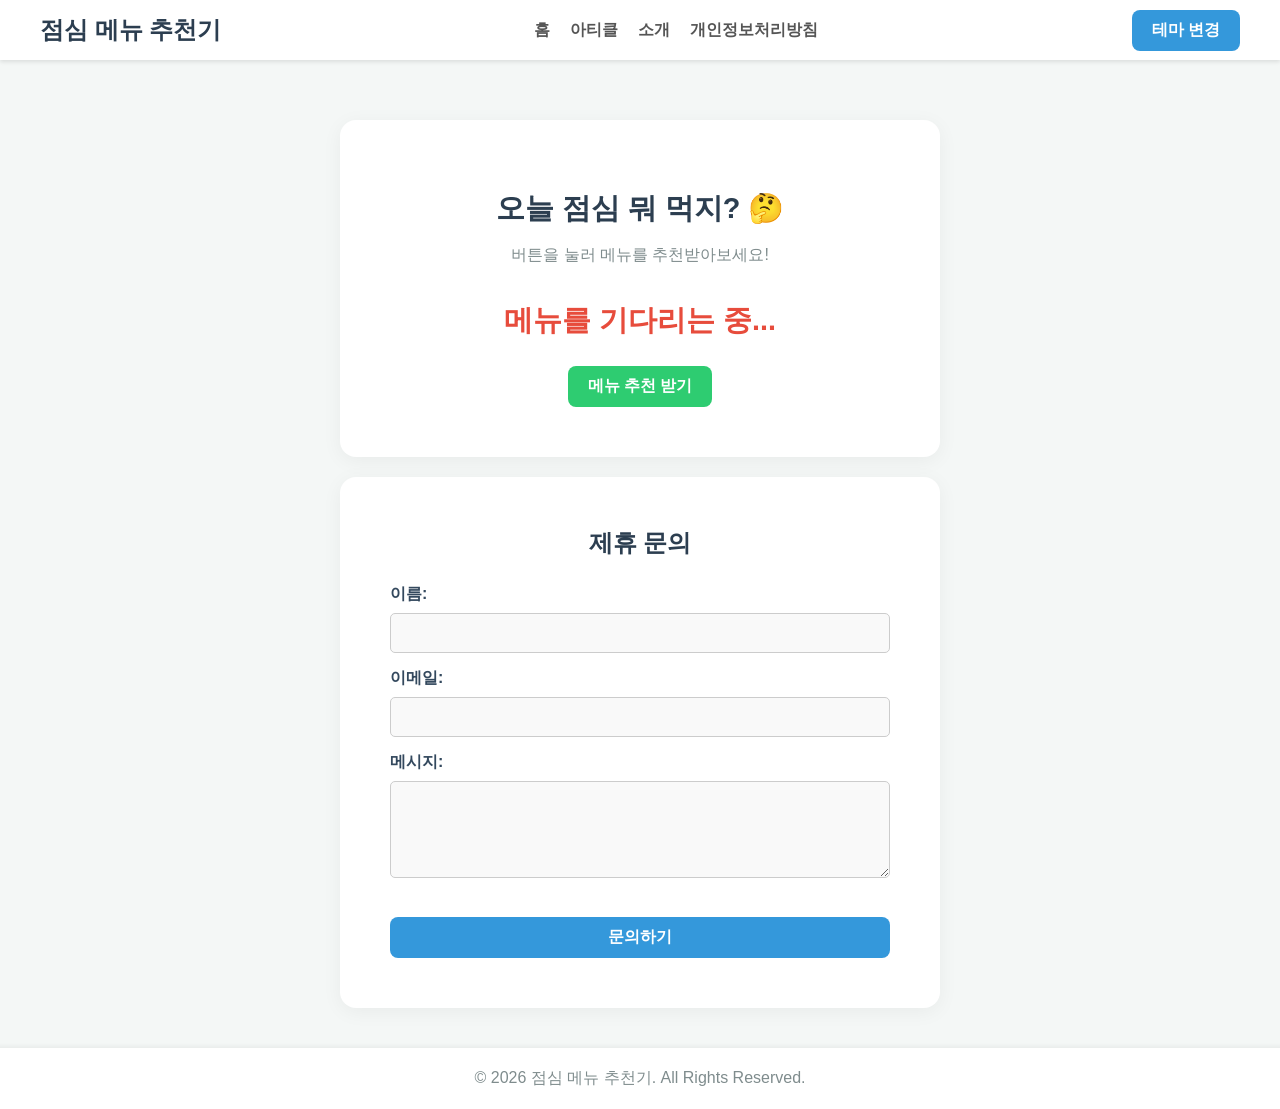
<file: index.html>
<!DOCTYPE html>
<html lang="ko">
<head>
    <meta name="google-adsense-account" content="ca-pub-1968623677253421">
    <script async src="https://pagead2.googlesyndication.com/pagead/js/adsbygoogle.js?client=ca-pub-1968623677253421"
     crossorigin="anonymous"></script>
    <meta charset="UTF-8">
    <meta name="viewport" content="width=device-width, initial-scale=1.0">
    <meta name="description" content="오늘 점심 뭐 먹을지 고민이신가요? 버튼 하나로 간편하게 점심 메뉴를 추천받으세요! 인공지능이 추천하는 다양한 메뉴로 더 이상 고민하지 마세요.">
    <meta name="keywords" content="점심, 점심메뉴, 점심추천, 메뉴추천, 뭐먹지, 점심 뭐 먹지, 인공지능 추천">
    <link rel="canonical" href="https://codingchan25.github.io/product-builder-lecture/index.html">
    
    <!-- Open Graph / Facebook -->
    <meta property="og:type" content="website">
    <meta property="og:url" content="https://codingchan25.github.io/product-builder-lecture/index.html">
    <meta property="og:title" content="점심 메뉴 추천기">
    <meta property="og:description" content="버튼 하나로 간편하게 점심 메뉴를 추천받으세요! 인공지능이 추천하는 다양한 메뉴.">
    <meta property="og:image" content="https://via.placeholder.com/1200x630.png?text=점심+메뉴+추천기">

    <!-- Twitter -->
    <meta property="twitter:card" content="summary_large_image">
    <meta property="twitter:url" content="https://codingchan25.github.io/product-builder-lecture/index.html">
    <meta property="twitter:title" content="점심 메뉴 추천기">
    <meta property="twitter:description" content="버튼 하나로 간편하게 점심 메뉴를 추천받으세요! 인공지능이 추천하는 다양한 메뉴.">
    <meta property="twitter:image" content="https://via.placeholder.com/1200x630.png?text=점심+메뉴+추천기">
    
    <title>점심 메뉴 추천기</title>
    <link rel="stylesheet" href="style.css">
    <script type="text/javascript">
        (function(c,l,a,r,i,t,y){
            c[a]=c[a]||function(){(c[a].q=c[a].q||[]).push(arguments)};
            t=l.createElement(r);t.async=1;t.src="https://www.clarity.ms/tag/"+i;
            y=l.getElementsByTagName(r)[0];y.parentNode.insertBefore(t,y);
        })(window, document, "clarity", "script", "vluddpmmk7");
    </script>
    <!-- Google tag (gtag.js) -->
    <script async src="https://www.googletagmanager.com/gtag/js?id=G-F4E9C890Z9"></script>
    <script>
      window.dataLayer = window.dataLayer || [];
      function gtag(){dataLayer.push(arguments);}
      gtag('js', new Date());

      gtag('config', 'G-F4E9C890Z9');
    </script>
</head>
<body>
    <header>
        <nav class="navigation-bar">
            <a href="index.html" class="nav-logo">점심 메뉴 추천기</a>
            <ul class="nav-links">
                <li><a href="index.html">홈</a></li>
                <li><a href="articles.html">아티클</a></li>
                <li><a href="about.html">소개</a></li>
                <li><a href="privacy.html">개인정보처리방침</a></li>
            </ul>
            <button id="theme-toggle">테마 변경</button>
        </nav>
    </header>

    <main>
        <div class="ads-container">
            <ins class="adsbygoogle"
                 style="display:block"
                 data-ad-client="ca-pub-1968623677253421"
                 data-ad-slot="6979583415"
                 data-ad-format="auto"
                 data-full-width-responsive="true"></ins>
            <script>
                 (adsbygoogle = window.adsbygoogle || []).push({});
            </script>
        </div>
        
        <div class="container">
            <h1>오늘 점심 뭐 먹지? 🤔</h1>
            <p>버튼을 눌러 메뉴를 추천받아보세요!</p>
            
            <div id="result">메뉴를 기다리는 중...</div>
            
            <button onclick="recommendMenu()">메뉴 추천 받기</button>
        </div>

        <div class="container contact-form-container">
            <h2>제휴 문의</h2>
            <form action="https://formspree.io/f/mlgwwpdq" method="POST">
                <div class="form-group">
                    <label for="name">이름:</label>
                    <input type="text" id="name" name="name" required>
                </div>
                <div class="form-group">
                    <label for="email">이메일:</label>
                    <input type="email" id="email" name="_replyto" required>
                </div>
                <div class="form-group">
                    <label for="message">메시지:</label>
                    <textarea id="message" name="message" rows="5" required></textarea>
                </div>
                <button type="submit">문의하기</button>
            </form>
        </div>
    </main>

    <footer>
        <p>&copy; 2026 점심 메뉴 추천기. All Rights Reserved.</p>
    </footer>

    <script src="main.js"></script>
</body>
</html>
</file>
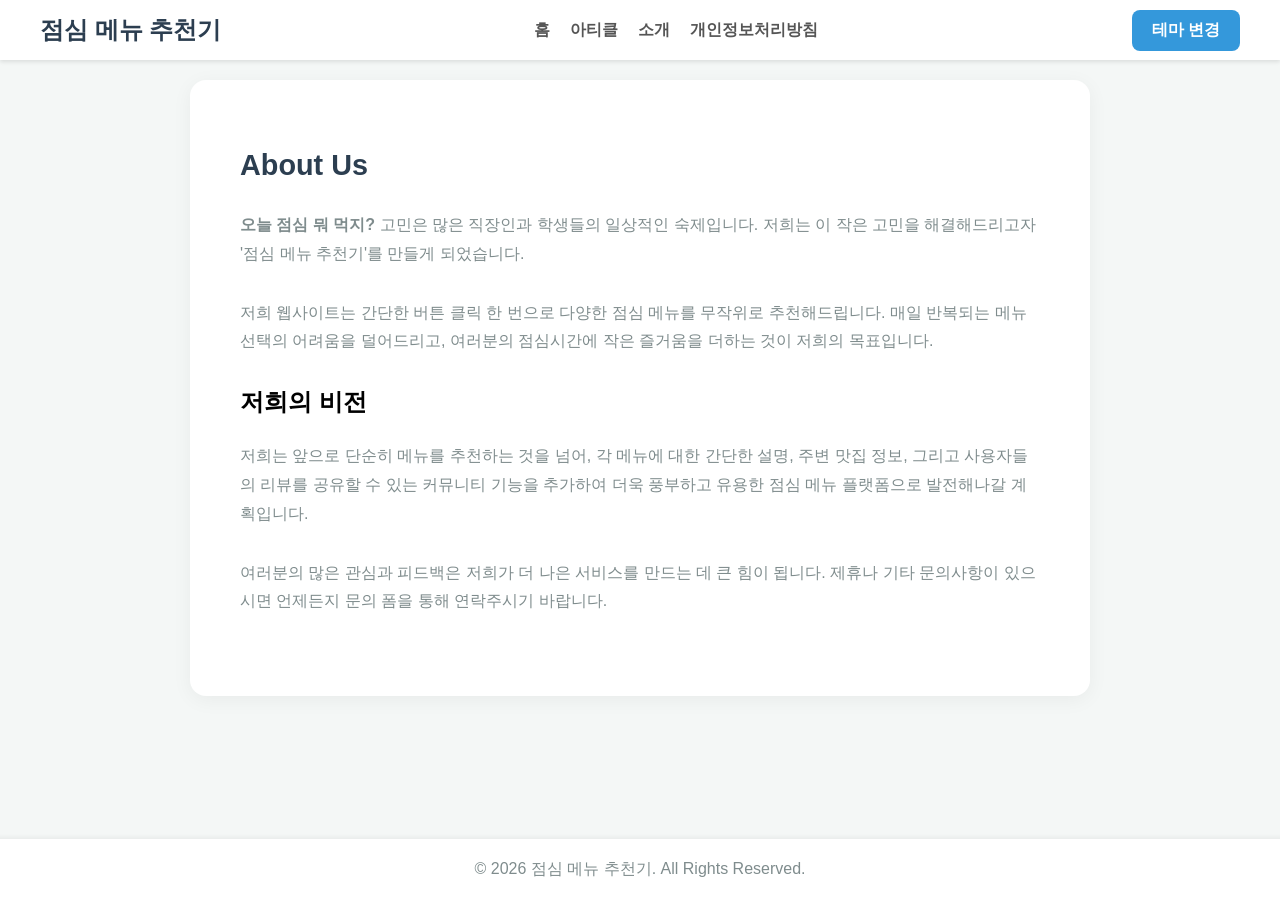
<file: about.html>
<!DOCTYPE html>
<html lang="ko">
<head>
    <meta charset="UTF-8">
    <meta name="viewport" content="width=device-width, initial-scale=1.0">
    <meta name="description" content="점심 메뉴 추천기 프로젝트의 소개 페이지입니다. 저희가 이 서비스를 만들게 된 이유와 앞으로의 비전에 대해 알아보세요.">
    <meta name="keywords" content="점심 메뉴 추천기, 소개, 비전, 프로젝트, 팀">
    <link rel="canonical" href="https://codingchan25.github.io/product-builder-lecture/about.html">

    <!-- Open Graph / Facebook -->
    <meta property="og:type" content="website">
    <meta property="og:url" content="https://codingchan25.github.io/product-builder-lecture/about.html">
    <meta property="og:title" content="About - 점심 메뉴 추천기">
    <meta property="og:description" content="저희가 '점심 메뉴 추천기'를 만들게 된 이유와 앞으로의 비전에 대해 알아보세요.">
    <meta property="og:image" content="https://via.placeholder.com/1200x630.png?text=About+Us">

    <!-- Twitter -->
    <meta property="twitter:card" content="summary_large_image">
    <meta property="twitter:url" content="https://codingchan25.github.io/product-builder-lecture/about.html">
    <meta property="twitter:title" content="About - 점심 메뉴 추천기">
    <meta property="twitter:description" content="저희가 '점심 메뉴 추천기'를 만들게 된 이유와 앞으로의 비전에 대해 알아보세요.">
    <meta property="twitter:image" content="https://via.placeholder.com/1200x630.png?text=About+Us">
    
    <title>About - 점심 메뉴 추천기</title>
    <link rel="stylesheet" href="style.css">
    <meta name="google-adsense-account" content="ca-pub-1968623677253421">
    <script type="text/javascript">
        (function(c,l,a,r,i,t,y){
            c[a]=c[a]||function(){(c[a].q=c[a].q||[]).push(arguments)};
            t=l.createElement(r);t.async=1;t.src="https://www.clarity.ms/tag/"+i;
            y=l.getElementsByTagName(r)[0];y.parentNode.insertBefore(t,y);
        })(window, document, "clarity", "script", "vluddpmmk7");
    </script>
    <!-- Google tag (gtag.js) -->
    <script async src="https://www.googletagmanager.com/gtag/js?id=G-F4E9C890Z9"></script>
    <script>
      window.dataLayer = window.dataLayer || [];
      function gtag(){dataLayer.push(arguments);}
      gtag('js', new Date());

      gtag('config', 'G-F4E9C890Z9');
    </script>
</head>
<body>
    <header>
        <nav class="navigation-bar">
            <a href="index.html" class="nav-logo">점심 메뉴 추천기</a>
            <ul class="nav-links">
                <li><a href="index.html">홈</a></li>
                <li><a href="articles.html">아티클</a></li>
                <li><a href="about.html">소개</a></li>
                <li><a href="privacy.html">개인정보처리방침</a></li>
            </ul>
            <button id="theme-toggle">테마 변경</button>
        </nav>
    </header>

    <main>
        <div class="container text-container">
            <h1>About Us</h1>
            <p><strong>오늘 점심 뭐 먹지?</strong> 고민은 많은 직장인과 학생들의 일상적인 숙제입니다. 저희는 이 작은 고민을 해결해드리고자 '점심 메뉴 추천기'를 만들게 되었습니다.</p>
            <p>저희 웹사이트는 간단한 버튼 클릭 한 번으로 다양한 점심 메뉴를 무작위로 추천해드립니다. 매일 반복되는 메뉴 선택의 어려움을 덜어드리고, 여러분의 점심시간에 작은 즐거움을 더하는 것이 저희의 목표입니다.</p>
            <h2>저희의 비전</h2>
            <p>저희는 앞으로 단순히 메뉴를 추천하는 것을 넘어, 각 메뉴에 대한 간단한 설명, 주변 맛집 정보, 그리고 사용자들의 리뷰를 공유할 수 있는 커뮤니티 기능을 추가하여 더욱 풍부하고 유용한 점심 메뉴 플랫폼으로 발전해나갈 계획입니다.</p>
            <p>여러분의 많은 관심과 피드백은 저희가 더 나은 서비스를 만드는 데 큰 힘이 됩니다. 제휴나 기타 문의사항이 있으시면 언제든지 문의 폼을 통해 연락주시기 바랍니다.</p>
        </div>
    </main>

    <footer>
        <p>&copy; 2026 점심 메뉴 추천기. All Rights Reserved.</p>
    </footer>

    <script src="main.js"></script>
</body>
</html>
</file>
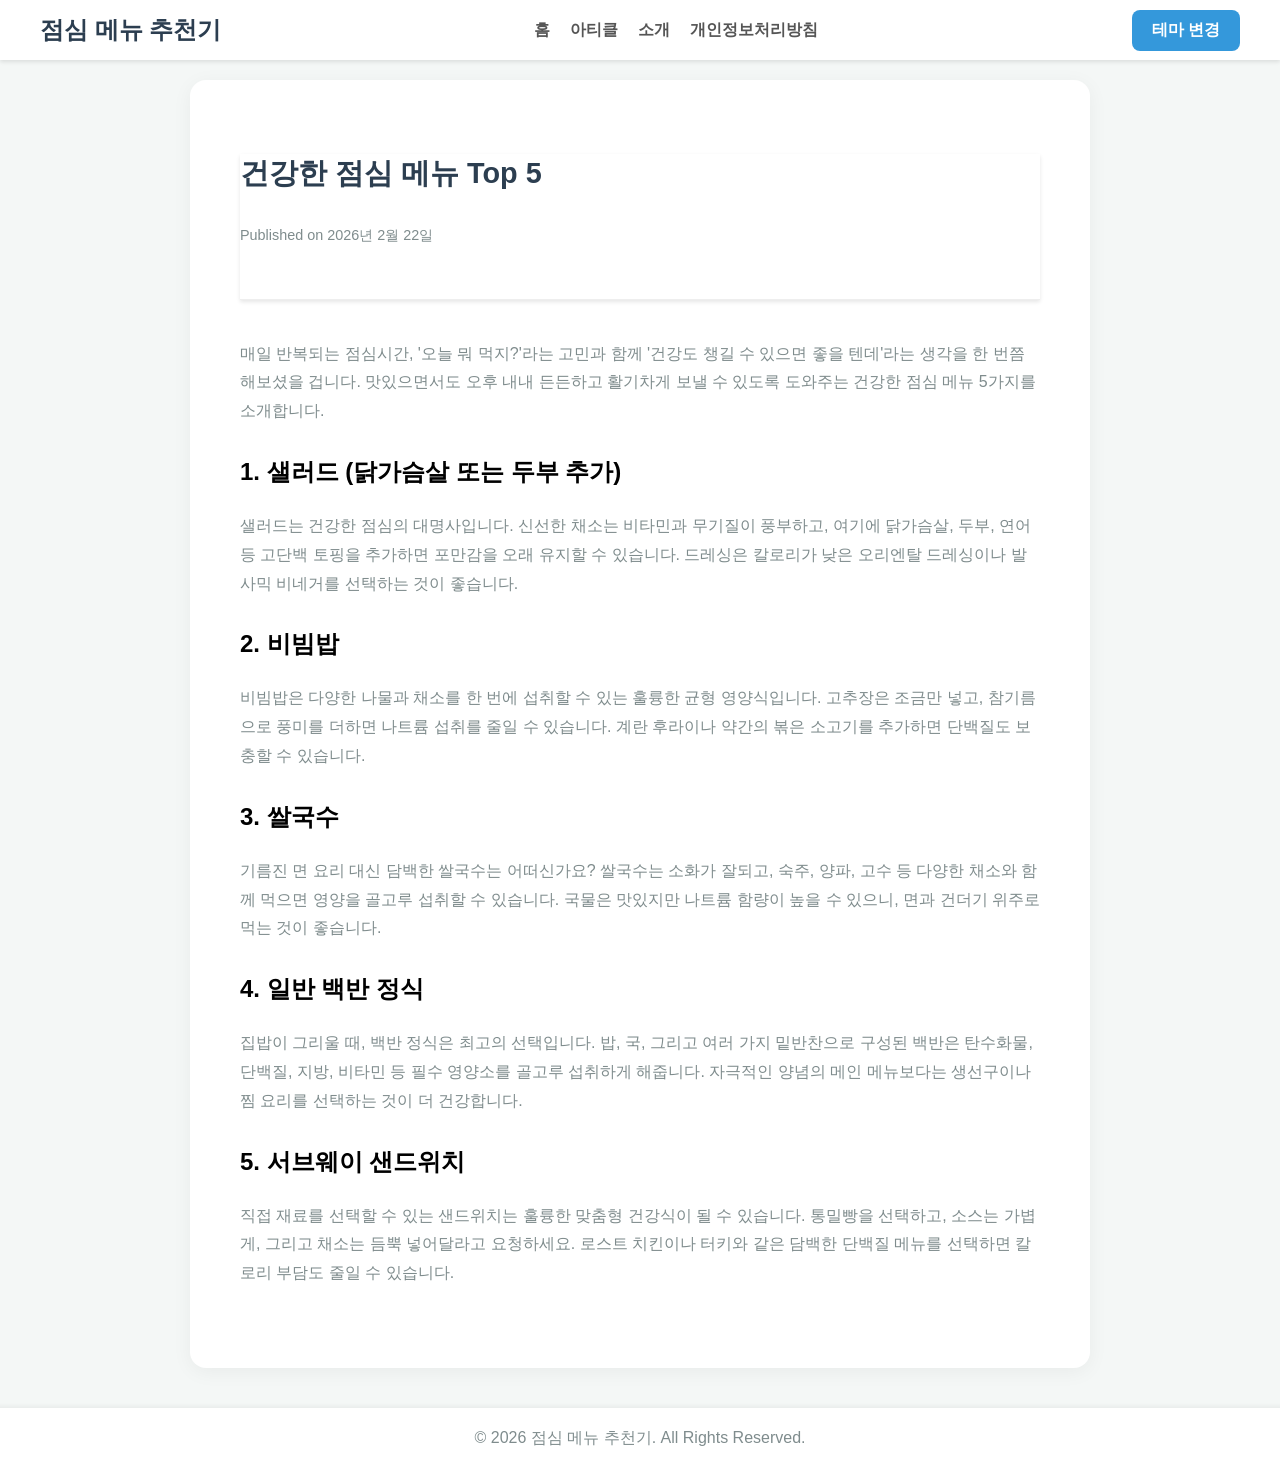
<file: article1.html>
<!DOCTYPE html>
<html lang="ko">
<head>
    <meta charset="UTF-8">
    <meta name="viewport" content="width=device-width, initial-scale=1.0">
    <meta name="description" content="맛있으면서도 오후 내내 든든하고 활기차게 보낼 수 있도록 도와주는 건강한 점심 메뉴 5가지(샐러드, 비빔밥, 쌀국수 등)를 소개합니다.">
    <meta name="keywords" content="건강한 점심, 샐러드, 비빔밥, 쌀국수, 백반, 샌드위치, 다이어트 점심">
    <link rel="canonical" href="https://codingchan25.github.io/product-builder-lecture/article1.html">

    <!-- Open Graph / Facebook -->
    <meta property="og:type" content="article">
    <meta property="og:url" content="https://codingchan25.github.io/product-builder-lecture/article1.html">
    <meta property="og:title" content="건강한 점심 메뉴 Top 5 - 점심 메뉴 추천기">
    <meta property="og:description" content="맛있으면서도 오후 내내 든든하고 활기차게 보낼 수 있도록 도와주는 건강한 점심 메뉴 5가지를 소개합니다.">
    <meta property="og:image" content="https://via.placeholder.com/1200x630.png?text=Healthy+Lunch+Top+5">

    <!-- Twitter -->
    <meta property="twitter:card" content="summary_large_image">
    <meta property="twitter:url" content="https://codingchan25.github.io/product-builder-lecture/article1.html">
    <meta property="twitter:title" content="건강한 점심 메뉴 Top 5 - 점심 메뉴 추천기">
    <meta property="twitter:description" content="맛있으면서도 오후 내내 든든하고 활기차게 보낼 수 있도록 도와주는 건강한 점심 메뉴 5가지를 소개합니다.">
    <meta property="twitter:image" content="https://via.placeholder.com/1200x630.png?text=Healthy+Lunch+Top+5">

    <title>건강한 점심 메뉴 Top 5 - 점심 메뉴 추천기</title>
    <link rel="stylesheet" href="style.css">
    <meta name="google-adsense-account" content="ca-pub-1968623677253421">
    <script type="text/javascript">
        (function(c,l,a,r,i,t,y){
            c[a]=c[a]||function(){(c[a].q=c[a].q||[]).push(arguments)};
            t=l.createElement(r);t.async=1;t.src="https://www.clarity.ms/tag/"+i;
            y=l.getElementsByTagName(r)[0];y.parentNode.insertBefore(t,y);
        })(window, document, "clarity", "script", "vluddpmmk7");
    </script>
    <!-- Google tag (gtag.js) -->
    <script async src="https://www.googletagmanager.com/gtag/js?id=G-F4E9C890Z9"></script>
    <script>
      window.dataLayer = window.dataLayer || [];
      function gtag(){dataLayer.push(arguments);}
      gtag('js', new Date());

      gtag('config', 'G-F4E9C890Z9');
    </script>
</head>
<body>
    <header>
        <nav class="navigation-bar">
            <a href="index.html" class="nav-logo">점심 메뉴 추천기</a>
            <ul class="nav-links">
                <li><a href="index.html">홈</a></li>
                <li><a href="articles.html">아티클</a></li>
                <li><a href="about.html">소개</a></li>
                <li><a href="privacy.html">개인정보처리방침</a></li>
            </ul>
            <button id="theme-toggle">테마 변경</button>
        </nav>
    </header>

    <main>
        <article class="container text-container">
            <header class="article-header">
                <h1>건강한 점심 메뉴 Top 5</h1>
                <p class="article-meta">Published on <time datetime="2026-02-22">2026년 2월 22일</time></p>
            </header>
            
            <p>매일 반복되는 점심시간, '오늘 뭐 먹지?'라는 고민과 함께 '건강도 챙길 수 있으면 좋을 텐데'라는 생각을 한 번쯤 해보셨을 겁니다. 맛있으면서도 오후 내내 든든하고 활기차게 보낼 수 있도록 도와주는 건강한 점심 메뉴 5가지를 소개합니다.</p>

            <section>
                <h2>1. 샐러드 (닭가슴살 또는 두부 추가)</h2>
                <p>샐러드는 건강한 점심의 대명사입니다. 신선한 채소는 비타민과 무기질이 풍부하고, 여기에 닭가슴살, 두부, 연어 등 고단백 토핑을 추가하면 포만감을 오래 유지할 수 있습니다. 드레싱은 칼로리가 낮은 오리엔탈 드레싱이나 발사믹 비네거를 선택하는 것이 좋습니다.</p>
            </section>

            <section>
                <h2>2. 비빔밥</h2>
                <p>비빔밥은 다양한 나물과 채소를 한 번에 섭취할 수 있는 훌륭한 균형 영양식입니다. 고추장은 조금만 넣고, 참기름으로 풍미를 더하면 나트륨 섭취를 줄일 수 있습니다. 계란 후라이나 약간의 볶은 소고기를 추가하면 단백질도 보충할 수 있습니다.</p>
            </section>

            <section>
                <h2>3. 쌀국수</h2>
                <p>기름진 면 요리 대신 담백한 쌀국수는 어떠신가요? 쌀국수는 소화가 잘되고, 숙주, 양파, 고수 등 다양한 채소와 함께 먹으면 영양을 골고루 섭취할 수 있습니다. 국물은 맛있지만 나트륨 함량이 높을 수 있으니, 면과 건더기 위주로 먹는 것이 좋습니다.</p>
            </section>

            <section>
                <h2>4. 일반 백반 정식</h2>
                <p>집밥이 그리울 때, 백반 정식은 최고의 선택입니다. 밥, 국, 그리고 여러 가지 밑반찬으로 구성된 백반은 탄수화물, 단백질, 지방, 비타민 등 필수 영양소를 골고루 섭취하게 해줍니다. 자극적인 양념의 메인 메뉴보다는 생선구이나 찜 요리를 선택하는 것이 더 건강합니다.</p>
            </section>

            <section>
                <h2>5. 서브웨이 샌드위치</h2>
                <p>직접 재료를 선택할 수 있는 샌드위치는 훌륭한 맞춤형 건강식이 될 수 있습니다. 통밀빵을 선택하고, 소스는 가볍게, 그리고 채소는 듬뿍 넣어달라고 요청하세요. 로스트 치킨이나 터키와 같은 담백한 단백질 메뉴를 선택하면 칼로리 부담도 줄일 수 있습니다.</p>
            </section>

        </article>
    </main>

    <footer>
        <p>&copy; 2026 점심 메뉴 추천기. All Rights Reserved.</p>
    </footer>
    
    <script src="main.js"></script>
</body>
</html>
</file>
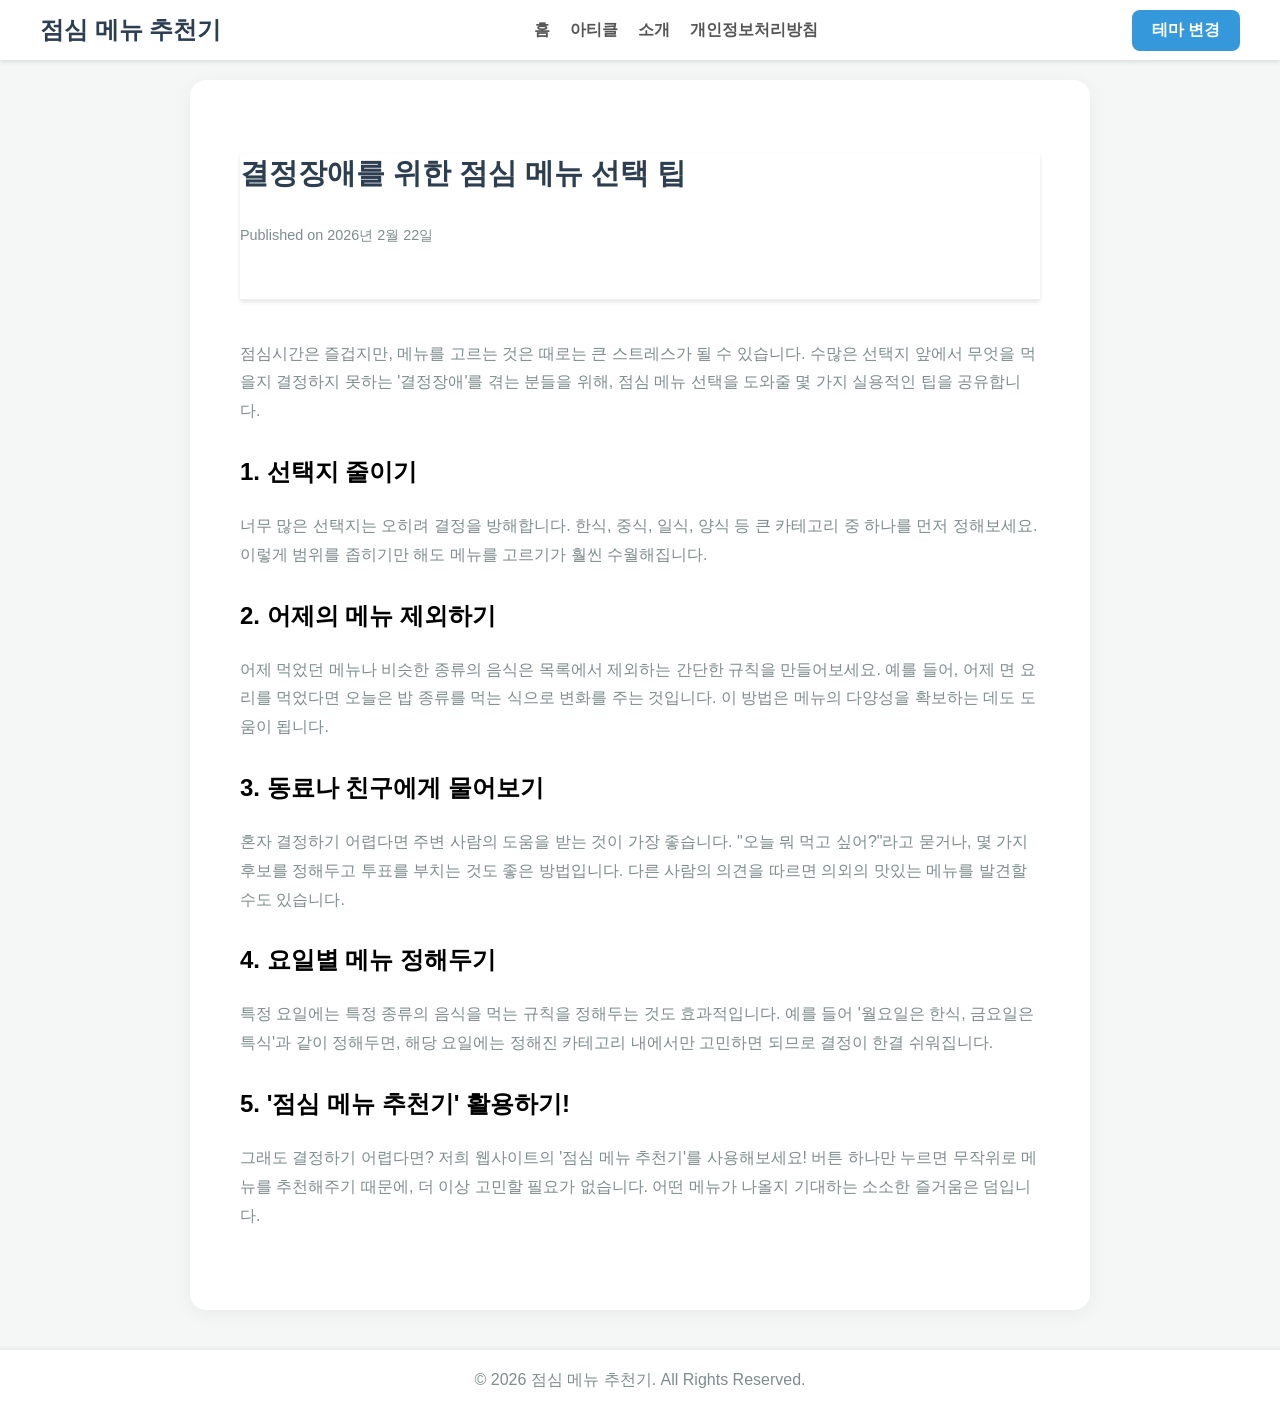
<file: article2.html>
<!DOCTYPE html>
<html lang="ko">
<head>
    <meta charset="UTF-8">
    <meta name="viewport" content="width=device-width, initial-scale=1.0">
    <meta name="description" content="점심 메뉴 선택이 어려운 결정장애를 겪는 분들을 위해, 선택지 줄이기, 동료에게 물어보기 등 점심 선택을 도와줄 실용적인 팁을 공유합니다.">
    <meta name="keywords" content="결정장애, 점심 선택, 메뉴 고르기, 팁, 점심 고민">
    <link rel="canonical" href="https://codingchan25.github.io/product-builder-lecture/article2.html">

    <!-- Open Graph / Facebook -->
    <meta property="og:type" content="article">
    <meta property="og:url" content="https://codingchan25.github.io/product-builder-lecture/article2.html">
    <meta property="og:title" content="결정장애를 위한 점심 메뉴 선택 팁 - 점심 메뉴 추천기">
    <meta property="og:description" content="점심 메뉴 선택이 어려운 분들을 위해, 선택을 도와줄 실용적인 팁을 공유합니다.">
    <meta property="og:image" content="https://via.placeholder.com/1200x630.png?text=Tips+for+Lunch+Choice">

    <!-- Twitter -->
    <meta property="twitter:card" content="summary_large_image">
    <meta property="twitter:url" content="https://codingchan25.github.io/product-builder-lecture/article2.html">
    <meta property="twitter:title" content="결정장애를 위한 점심 메뉴 선택 팁 - 점심 메뉴 추천기">
    <meta property="twitter:description" content="점심 메뉴 선택이 어려운 분들을 위해, 선택을 도와줄 실용적인 팁을 공유합니다.">
    <meta property="twitter:image" content="https://via.placeholder.com/1200x630.png?text=Tips+for+Lunch+Choice">
    
    <title>결정장애를 위한 점심 메뉴 선택 팁 - 점심 메뉴 추천기</title>
    <link rel="stylesheet" href="style.css">
    <meta name="google-adsense-account" content="ca-pub-1968623677253421">
    <script type="text/javascript">
        (function(c,l,a,r,i,t,y){
            c[a]=c[a]||function(){(c[a].q=c[a].q||[]).push(arguments)};
            t=l.createElement(r);t.async=1;t.src="https://www.clarity.ms/tag/"+i;
            y=l.getElementsByTagName(r)[0];y.parentNode.insertBefore(t,y);
        })(window, document, "clarity", "script", "vluddpmmk7");
    </script>
    <!-- Google tag (gtag.js) -->
    <script async src="https://www.googletagmanager.com/gtag/js?id=G-F4E9C890Z9"></script>
    <script>
      window.dataLayer = window.dataLayer || [];
      function gtag(){dataLayer.push(arguments);}
      gtag('js', new Date());

      gtag('config', 'G-F4E9C890Z9');
    </script>
</head>
<body>
    <header>
        <nav class="navigation-bar">
            <a href="index.html" class="nav-logo">점심 메뉴 추천기</a>
            <ul class="nav-links">
                <li><a href="index.html">홈</a></li>
                <li><a href="articles.html">아티클</a></li>
                <li><a href="about.html">소개</a></li>
                <li><a href="privacy.html">개인정보처리방침</a></li>
            </ul>
            <button id="theme-toggle">테마 변경</button>
        </nav>
    </header>

    <main>
        <article class="container text-container">
            <header class="article-header">
                <h1>결정장애를 위한 점심 메뉴 선택 팁</h1>
                <p class="article-meta">Published on <time datetime="2026-02-22">2026년 2월 22일</time></p>
            </header>
            
            <p>점심시간은 즐겁지만, 메뉴를 고르는 것은 때로는 큰 스트레스가 될 수 있습니다. 수많은 선택지 앞에서 무엇을 먹을지 결정하지 못하는 '결정장애'를 겪는 분들을 위해, 점심 메뉴 선택을 도와줄 몇 가지 실용적인 팁을 공유합니다.</p>

            <section>
                <h2>1. 선택지 줄이기</h2>
                <p>너무 많은 선택지는 오히려 결정을 방해합니다. 한식, 중식, 일식, 양식 등 큰 카테고리 중 하나를 먼저 정해보세요. 이렇게 범위를 좁히기만 해도 메뉴를 고르기가 훨씬 수월해집니다.</p>
            </section>

            <section>
                <h2>2. 어제의 메뉴 제외하기</h2>
                <p>어제 먹었던 메뉴나 비슷한 종류의 음식은 목록에서 제외하는 간단한 규칙을 만들어보세요. 예를 들어, 어제 면 요리를 먹었다면 오늘은 밥 종류를 먹는 식으로 변화를 주는 것입니다. 이 방법은 메뉴의 다양성을 확보하는 데도 도움이 됩니다.</p>
            </section>

            <section>
                <h2>3. 동료나 친구에게 물어보기</h2>
                <p>혼자 결정하기 어렵다면 주변 사람의 도움을 받는 것이 가장 좋습니다. "오늘 뭐 먹고 싶어?"라고 묻거나, 몇 가지 후보를 정해두고 투표를 부치는 것도 좋은 방법입니다. 다른 사람의 의견을 따르면 의외의 맛있는 메뉴를 발견할 수도 있습니다.</p>
            </section>

            <section>
                <h2>4. 요일별 메뉴 정해두기</h2>
                <p>특정 요일에는 특정 종류의 음식을 먹는 규칙을 정해두는 것도 효과적입니다. 예를 들어 '월요일은 한식, 금요일은 특식'과 같이 정해두면, 해당 요일에는 정해진 카테고리 내에서만 고민하면 되므로 결정이 한결 쉬워집니다.</p>
            </section>

            <section>
                <h2>5. '점심 메뉴 추천기' 활용하기!</h2>
                <p>그래도 결정하기 어렵다면? 저희 웹사이트의 '점심 메뉴 추천기'를 사용해보세요! 버튼 하나만 누르면 무작위로 메뉴를 추천해주기 때문에, 더 이상 고민할 필요가 없습니다. 어떤 메뉴가 나올지 기대하는 소소한 즐거움은 덤입니다.</p>
            </section>

        </article>
    </main>

    <footer>
        <p>&copy; 2026 점심 메뉴 추천기. All Rights Reserved.</p>
    </footer>
    
    <script src="main.js"></script>
</body>
</html>
</file>
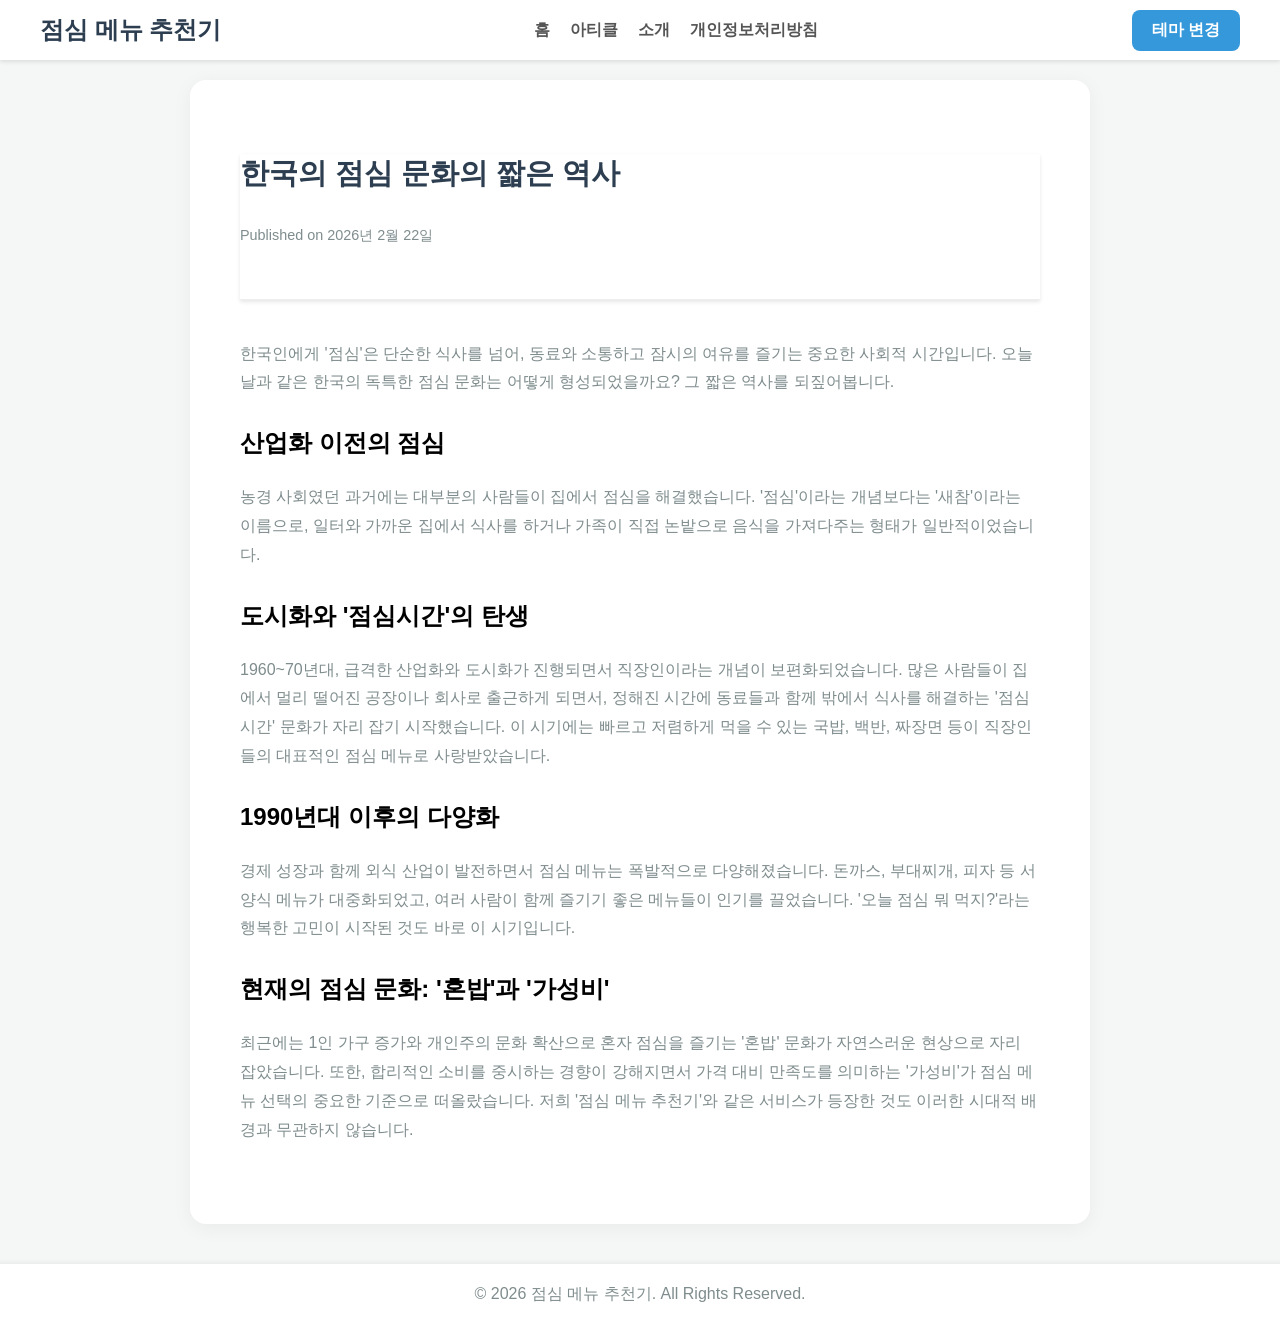
<file: article3.html>
<!DOCTYPE html>
<html lang="ko">
<head>
    <meta charset="UTF-8">
    <meta name="viewport" content="width=device-width, initial-scale=1.0">
    <meta name="description" content="한국의 점심 문화가 산업화 이전부터 오늘날의 '혼밥'과 '가성비' 트렌드에 이르기까지 어떻게 변화해왔는지 그 짧은 역사를 되짚어봅니다.">
    <meta name="keywords" content="점심 문화, 한국 문화, 역사, 직장인 점심, 혼밥, 가성비">
    <link rel="canonical" href="https://codingchan25.github.io/product-builder-lecture/article3.html">

    <!-- Open Graph / Facebook -->
    <meta property="og:type" content="article">
    <meta property="og:url" content="https://codingchan25.github.io/product-builder-lecture/article3.html">
    <meta property="og:title" content="한국의 점심 문화의 짧은 역사 - 점심 메뉴 추천기">
    <meta property="og:description" content="한국의 점심 문화가 산업화 이전부터 오늘날의 '혼밥'과 '가성비' 트렌드에 이르기까지 어떻게 변화해왔는지 알아봅니다.">
    <meta property="og:image" content="https://via.placeholder.com/1200x630.png?text=History+of+Korean+Lunch">

    <!-- Twitter -->
    <meta property="twitter:card" content="summary_large_image">
    <meta property="twitter:url" content="https://codingchan25.github.io/product-builder-lecture/article3.html">
    <meta property="twitter:title" content="한국의 점심 문화의 짧은 역사 - 점심 메뉴 추천기">
    <meta property="twitter:description" content="한국의 점심 문화가 산업화 이전부터 오늘날의 '혼밥'과 '가성비' 트렌드에 이르기까지 어떻게 변화해왔는지 알아봅니다.">
    <meta property="twitter:image" content="https://via.placeholder.com/1200x630.png?text=History+of+Korean+Lunch">
    
    <title>한국의 점심 문화의 짧은 역사 - 점심 메뉴 추천기</title>
    <link rel="stylesheet" href="style.css">
    <meta name="google-adsense-account" content="ca-pub-1968623677253421">
    <script type="text/javascript">
        (function(c,l,a,r,i,t,y){
            c[a]=c[a]||function(){(c[a].q=c[a].q||[]).push(arguments)};
            t=l.createElement(r);t.async=1;t.src="https://www.clarity.ms/tag/"+i;
            y=l.getElementsByTagName(r)[0];y.parentNode.insertBefore(t,y);
        })(window, document, "clarity", "script", "vluddpmmk7");
    </script>
    <!-- Google tag (gtag.js) -->
    <script async src="https://www.googletagmanager.com/gtag/js?id=G-F4E9C890Z9"></script>
    <script>
      window.dataLayer = window.dataLayer || [];
      function gtag(){dataLayer.push(arguments);}
      gtag('js', new Date());

      gtag('config', 'G-F4E9C890Z9');
    </script>
</head>
<body>
    <header>
        <nav class="navigation-bar">
            <a href="index.html" class="nav-logo">점심 메뉴 추천기</a>
            <ul class="nav-links">
                <li><a href="index.html">홈</a></li>
                <li><a href="articles.html">아티클</a></li>
                <li><a href="about.html">소개</a></li>
                <li><a href="privacy.html">개인정보처리방침</a></li>
            </ul>
            <button id="theme-toggle">테마 변경</button>
        </nav>
    </header>

    <main>
        <article class="container text-container">
            <header class="article-header">
                <h1>한국의 점심 문화의 짧은 역사</h1>
                <p class="article-meta">Published on <time datetime="2026-02-22">2026년 2월 22일</time></p>
            </header>
            
            <p>한국인에게 '점심'은 단순한 식사를 넘어, 동료와 소통하고 잠시의 여유를 즐기는 중요한 사회적 시간입니다. 오늘날과 같은 한국의 독특한 점심 문화는 어떻게 형성되었을까요? 그 짧은 역사를 되짚어봅니다.</p>

            <section>
                <h2>산업화 이전의 점심</h2>
                <p>농경 사회였던 과거에는 대부분의 사람들이 집에서 점심을 해결했습니다. '점심'이라는 개념보다는 '새참'이라는 이름으로, 일터와 가까운 집에서 식사를 하거나 가족이 직접 논밭으로 음식을 가져다주는 형태가 일반적이었습니다.</p>
            </section>

            <section>
                <h2>도시화와 '점심시간'의 탄생</h2>
                <p>1960~70년대, 급격한 산업화와 도시화가 진행되면서 직장인이라는 개념이 보편화되었습니다. 많은 사람들이 집에서 멀리 떨어진 공장이나 회사로 출근하게 되면서, 정해진 시간에 동료들과 함께 밖에서 식사를 해결하는 '점심시간' 문화가 자리 잡기 시작했습니다. 이 시기에는 빠르고 저렴하게 먹을 수 있는 국밥, 백반, 짜장면 등이 직장인들의 대표적인 점심 메뉴로 사랑받았습니다.</p>
            </section>

            <section>
                <h2>1990년대 이후의 다양화</h2>
                <p>경제 성장과 함께 외식 산업이 발전하면서 점심 메뉴는 폭발적으로 다양해졌습니다. 돈까스, 부대찌개, 피자 등 서양식 메뉴가 대중화되었고, 여러 사람이 함께 즐기기 좋은 메뉴들이 인기를 끌었습니다. '오늘 점심 뭐 먹지?'라는 행복한 고민이 시작된 것도 바로 이 시기입니다.</p>
            </section>

            <section>
                <h2>현재의 점심 문화: '혼밥'과 '가성비'</h2>
                <p>최근에는 1인 가구 증가와 개인주의 문화 확산으로 혼자 점심을 즐기는 '혼밥' 문화가 자연스러운 현상으로 자리 잡았습니다. 또한, 합리적인 소비를 중시하는 경향이 강해지면서 가격 대비 만족도를 의미하는 '가성비'가 점심 메뉴 선택의 중요한 기준으로 떠올랐습니다. 저희 '점심 메뉴 추천기'와 같은 서비스가 등장한 것도 이러한 시대적 배경과 무관하지 않습니다.</p>
            </section>
            
        </article>
    </main>

    <footer>
        <p>&copy; 2026 점심 메뉴 추천기. All Rights Reserved.</p>
    </footer>
    
    <script src="main.js"></script>
</body>
</html>
</file>
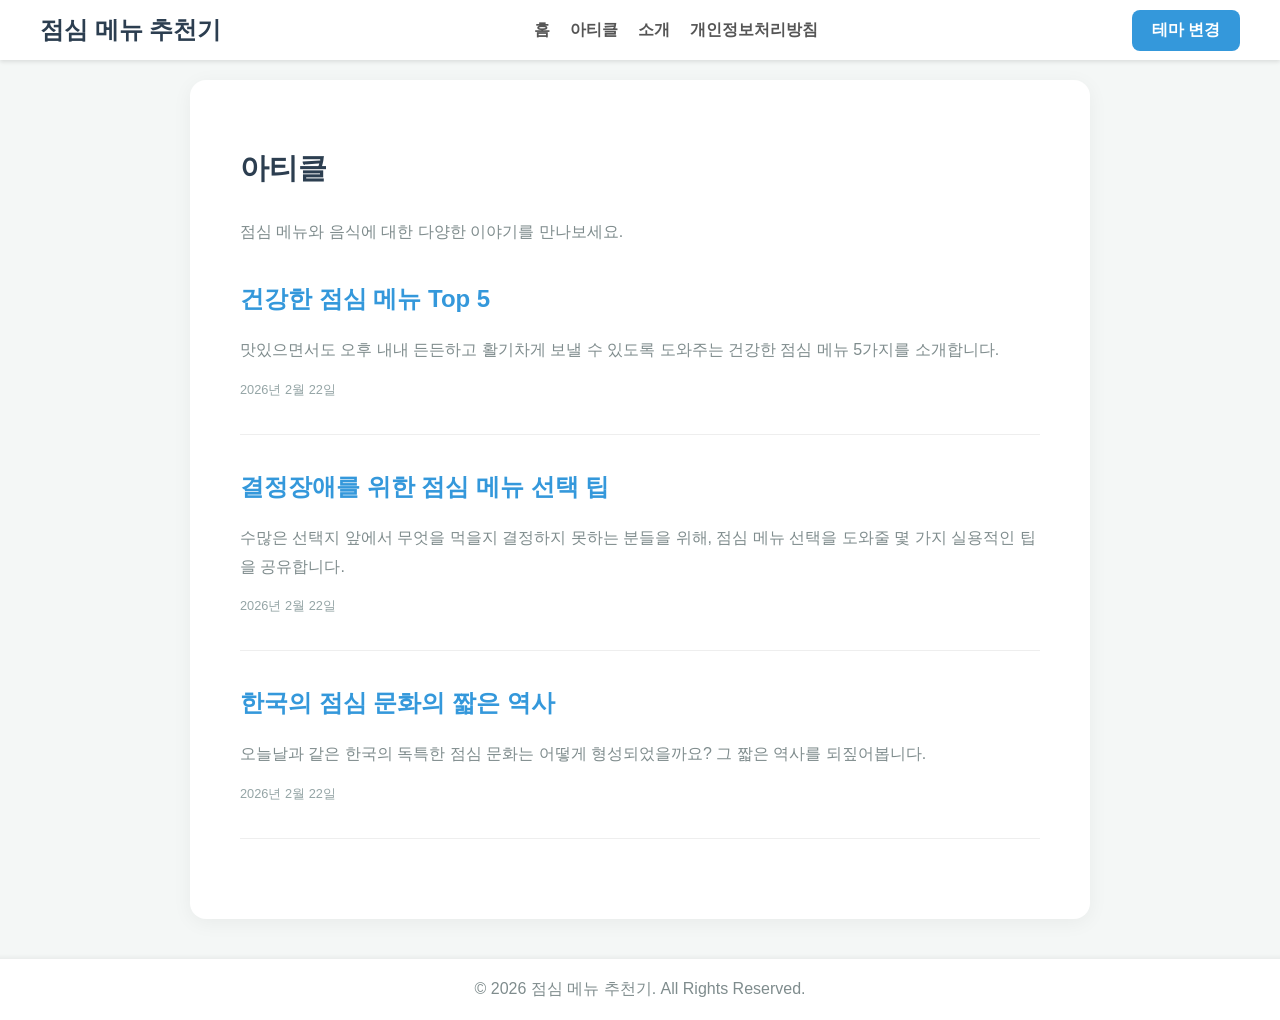
<file: articles.html>
<!DOCTYPE html>
<html lang="ko">
<head>
    <meta charset="UTF-8">
    <meta name="viewport" content="width=device-width, initial-scale=1.0">
    <meta name="description" content="점심 메뉴와 음식에 대한 다양한 이야기를 만나보세요. 건강한 점심 메뉴, 결정장애를 위한 팁, 한국의 점심 문화 등 유용한 아티클을 제공합니다.">
    <meta name="keywords" content="음식, 요리, 점심, 아티클, 블로그, 건강, 문화, 팁">
    <link rel="canonical" href="https://codingchan25.github.io/product-builder-lecture/articles.html">

    <!-- Open Graph / Facebook -->
    <meta property="og:type" content="website">
    <meta property="og:url" content="https://codingchan25.github.io/product-builder-lecture/articles.html">
    <meta property="og:title" content="아티클 - 점심 메뉴 추천기">
    <meta property="og:description" content="점심 메뉴와 음식에 대한 다양한 이야기를 만나보세요. 유용한 아티클을 제공합니다.">
    <meta property="og:image" content="https://via.placeholder.com/1200x630.png?text=Articles">

    <!-- Twitter -->
    <meta property="twitter:card" content="summary_large_image">
    <meta property="twitter:url" content="https://codingchan25.github.io/product-builder-lecture/articles.html">
    <meta property="twitter:title" content="아티클 - 점심 메뉴 추천기">
    <meta property="twitter:description" content="점심 메뉴와 음식에 대한 다양한 이야기를 만나보세요. 유용한 아티클을 제공합니다.">
    <meta property="twitter:image" content="https://via.placeholder.com/1200x630.png?text=Articles">
    
    <title>아티클 - 점심 메뉴 추천기</title>
    <link rel="stylesheet" href="style.css">
    <meta name="google-adsense-account" content="ca-pub-1968623677253421">
    <script type="text/javascript">
        (function(c,l,a,r,i,t,y){
            c[a]=c[a]||function(){(c[a].q=c[a].q||[]).push(arguments)};
            t=l.createElement(r);t.async=1;t.src="https://www.clarity.ms/tag/"+i;
            y=l.getElementsByTagName(r)[0];y.parentNode.insertBefore(t,y);
        })(window, document, "clarity", "script", "vluddpmmk7");
    </script>
    <!-- Google tag (gtag.js) -->
    <script async src="https://www.googletagmanager.com/gtag/js?id=G-F4E9C890Z9"></script>
    <script>
      window.dataLayer = window.dataLayer || [];
      function gtag(){dataLayer.push(arguments);}
      gtag('js', new Date());

      gtag('config', 'G-F4E9C890Z9');
    </script>
</head>
<body>
    <header>
        <nav class="navigation-bar">
            <a href="index.html" class="nav-logo">점심 메뉴 추천기</a>
            <ul class="nav-links">
                <li><a href="index.html">홈</a></li>
                <li><a href="articles.html">아티클</a></li>
                <li><a href="about.html">소개</a></li>
                <li><a href="privacy.html">개인정보처리방침</a></li>
            </ul>
            <button id="theme-toggle">테마 변경</button>
        </nav>
    </header>

    <main>
        <div class="container text-container">
            <h1>아티클</h1>
            <p>점심 메뉴와 음식에 대한 다양한 이야기를 만나보세요.</p>
            
            <ul class="article-list">
                <li>
                    <a href="article1.html">
                        <h2>건강한 점심 메뉴 Top 5</h2>
                        <p>맛있으면서도 오후 내내 든든하고 활기차게 보낼 수 있도록 도와주는 건강한 점심 메뉴 5가지를 소개합니다.</p>
                        <span class="article-date">2026년 2월 22일</span>
                    </a>
                </li>
                <li>
                    <a href="article2.html">
                        <h2>결정장애를 위한 점심 메뉴 선택 팁</h2>
                        <p>수많은 선택지 앞에서 무엇을 먹을지 결정하지 못하는 분들을 위해, 점심 메뉴 선택을 도와줄 몇 가지 실용적인 팁을 공유합니다.</p>
                        <span class="article-date">2026년 2월 22일</span>
                    </a>
                </li>
                <li>
                    <a href="article3.html">
                        <h2>한국의 점심 문화의 짧은 역사</h2>
                        <p>오늘날과 같은 한국의 독특한 점심 문화는 어떻게 형성되었을까요? 그 짧은 역사를 되짚어봅니다.</p>
                        <span class="article-date">2026년 2월 22일</span>
                    </a>
                </li>
            </ul>

        </div>
    </main>

    <footer>
        <p>&copy; 2026 점심 메뉴 추천기. All Rights Reserved.</p>
    </footer>
    
    <script src="main.js"></script>
</body>
</html>
</file>
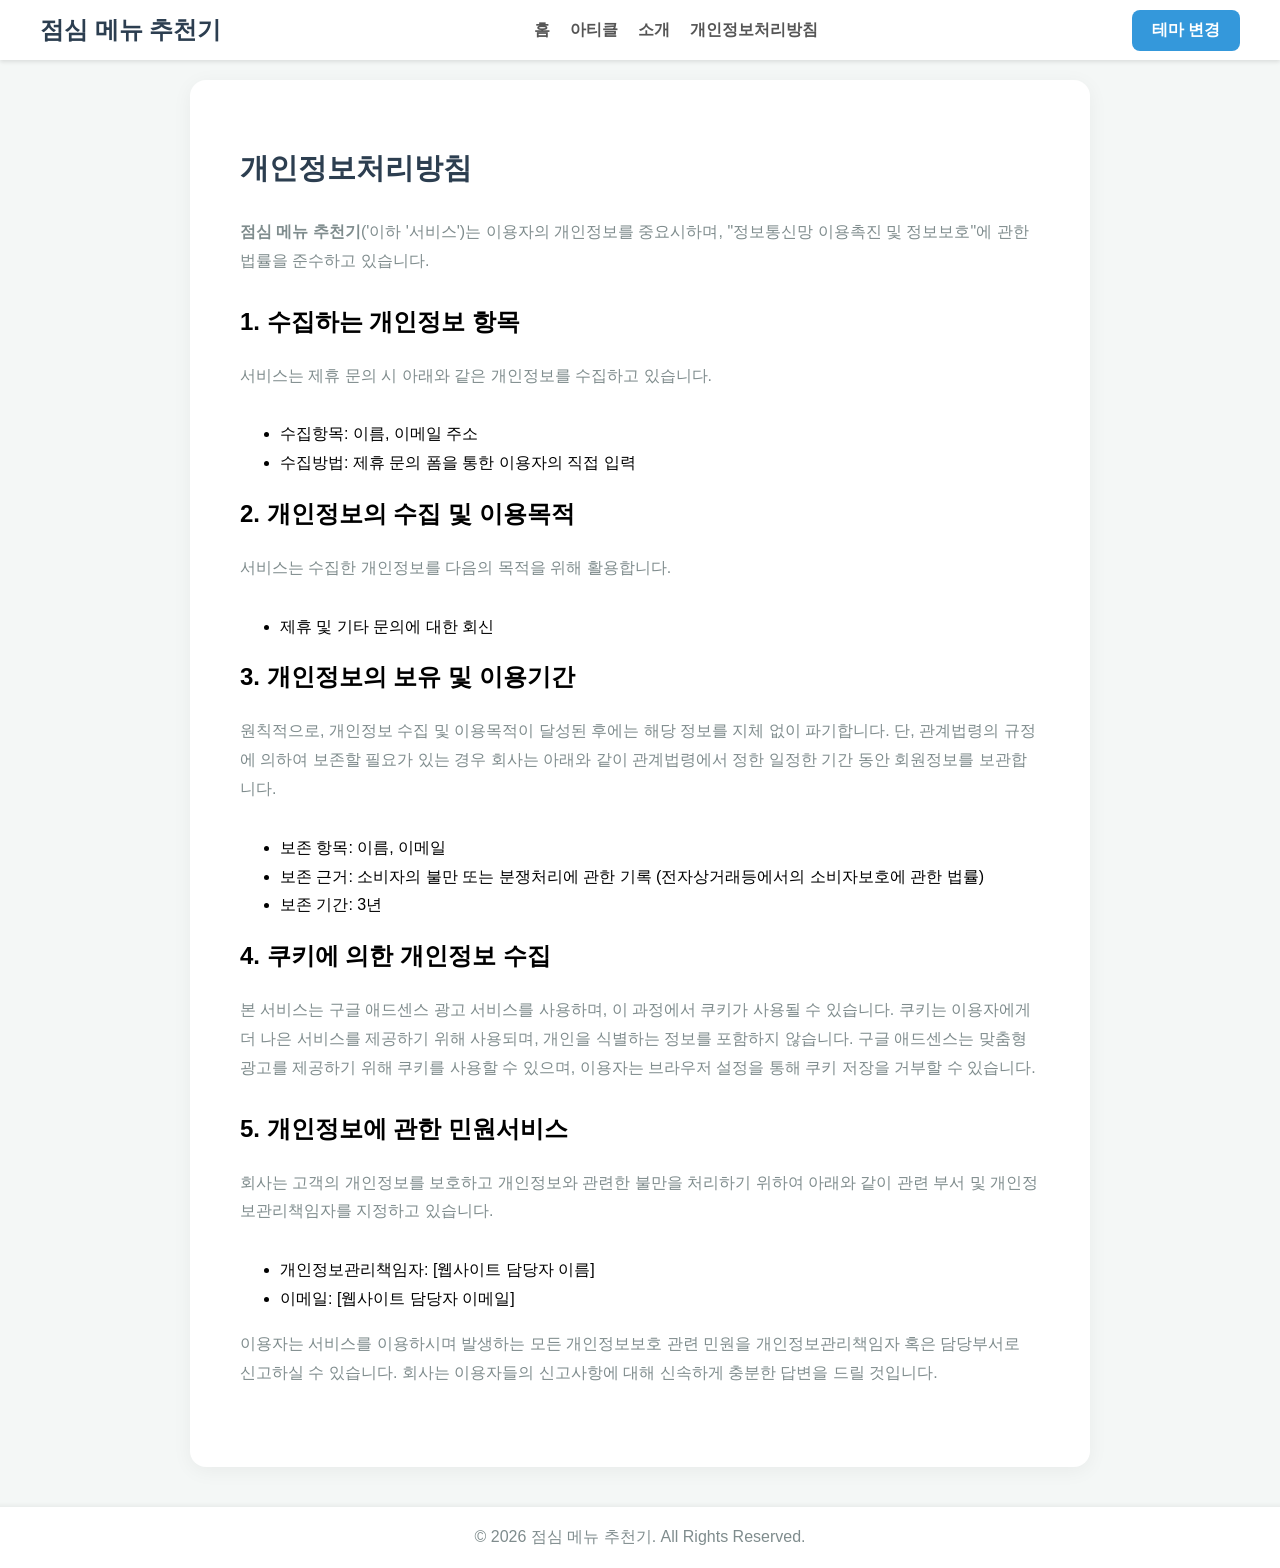
<file: privacy.html>
<!DOCTYPE html>
<html lang="ko">
<head>
    <meta charset="UTF-8">
    <meta name="viewport" content="width=device-width, initial-scale=1.0">
    <meta name="description" content="점심 메뉴 추천기 서비스의 개인정보처리방침입니다. 이용자의 개인정보를 어떻게 수집, 이용, 보호하는지에 대한 정보를 확인하세요.">
    <meta name="keywords" content="개인정보처리방침, 개인정보, 정보보호, 쿠키, 애드센스">
    <link rel="canonical" href="https://codingchan25.github.io/product-builder-lecture/privacy.html">

    <!-- Open Graph / Facebook -->
    <meta property="og:type" content="website">
    <meta property="og:url" content="https://codingchan25.github.io/product-builder-lecture/privacy.html">
    <meta property="og:title" content="개인정보처리방침 - 점심 메뉴 추천기">
    <meta property="og:description" content="서비스 이용자의 개인정보를 어떻게 수집, 이용, 보호하는지에 대한 정보를 확인하세요.">
    <meta property="og:image" content="https://via.placeholder.com/1200x630.png?text=Privacy+Policy">

    <!-- Twitter -->
    <meta property="twitter:card" content="summary_large_image">
    <meta property="twitter:url" content="https://codingchan25.github.io/product-builder-lecture/privacy.html">
    <meta property="twitter:title" content="개인정보처리방침 - 점심 메뉴 추천기">
    <meta property="twitter:description" content="서비스 이용자의 개인정보를 어떻게 수집, 이용, 보호하는지에 대한 정보를 확인하세요.">
    <meta property="twitter:image" content="https://via.placeholder.com/1200x630.png?text=Privacy+Policy">
    
    <title>개인정보처리방침 - 점심 메뉴 추천기</title>
    <link rel="stylesheet" href="style.css">
    <meta name="google-adsense-account" content="ca-pub-1968623677253421">
    <script type="text/javascript">
        (function(c,l,a,r,i,t,y){
            c[a]=c[a]||function(){(c[a].q=c[a].q||[]).push(arguments)};
            t=l.createElement(r);t.async=1;t.src="https://www.clarity.ms/tag/"+i;
            y=l.getElementsByTagName(r)[0];y.parentNode.insertBefore(t,y);
        })(window, document, "clarity", "script", "vluddpmmk7");
    </script>
    <!-- Google tag (gtag.js) -->
    <script async src="https://www.googletagmanager.com/gtag/js?id=G-F4E9C890Z9"></script>
    <script>
      window.dataLayer = window.dataLayer || [];
      function gtag(){dataLayer.push(arguments);}
      gtag('js', new Date());

      gtag('config', 'G-F4E9C890Z9');
    </script>
</head>
<body>
    <header>
        <nav class="navigation-bar">
            <a href="index.html" class="nav-logo">점심 메뉴 추천기</a>
            <ul class="nav-links">
                <li><a href="index.html">홈</a></li>
                <li><a href="articles.html">아티클</a></li>
                <li><a href="about.html">소개</a></li>
                <li><a href="privacy.html">개인정보처리방침</a></li>
            </ul>
            <button id="theme-toggle">테마 변경</button>
        </nav>
    </header>

    <main>
        <div class="container text-container">
            <h1>개인정보처리방침</h1>
            <p><strong>점심 메뉴 추천기</strong>('이하 '서비스')는 이용자의 개인정보를 중요시하며, "정보통신망 이용촉진 및 정보보호"에 관한 법률을 준수하고 있습니다.</p>

            <h2>1. 수집하는 개인정보 항목</h2>
            <p>서비스는 제휴 문의 시 아래와 같은 개인정보를 수집하고 있습니다.</p>
            <ul>
                <li>수집항목: 이름, 이메일 주소</li>
                <li>수집방법: 제휴 문의 폼을 통한 이용자의 직접 입력</li>
            </ul>

            <h2>2. 개인정보의 수집 및 이용목적</h2>
            <p>서비스는 수집한 개인정보를 다음의 목적을 위해 활용합니다.</p>
            <ul>
                <li>제휴 및 기타 문의에 대한 회신</li>
            </ul>

            <h2>3. 개인정보의 보유 및 이용기간</h2>
            <p>원칙적으로, 개인정보 수집 및 이용목적이 달성된 후에는 해당 정보를 지체 없이 파기합니다. 단, 관계법령의 규정에 의하여 보존할 필요가 있는 경우 회사는 아래와 같이 관계법령에서 정한 일정한 기간 동안 회원정보를 보관합니다.</p>
            <ul>
                <li>보존 항목: 이름, 이메일</li>
                <li>보존 근거: 소비자의 불만 또는 분쟁처리에 관한 기록 (전자상거래등에서의 소비자보호에 관한 법률)</li>
                <li>보존 기간: 3년</li>
            </ul>

            <h2>4. 쿠키에 의한 개인정보 수집</h2>
            <p>본 서비스는 구글 애드센스 광고 서비스를 사용하며, 이 과정에서 쿠키가 사용될 수 있습니다. 쿠키는 이용자에게 더 나은 서비스를 제공하기 위해 사용되며, 개인을 식별하는 정보를 포함하지 않습니다. 구글 애드센스는 맞춤형 광고를 제공하기 위해 쿠키를 사용할 수 있으며, 이용자는 브라우저 설정을 통해 쿠키 저장을 거부할 수 있습니다.</p>
            
            <h2>5. 개인정보에 관한 민원서비스</h2>
            <p>회사는 고객의 개인정보를 보호하고 개인정보와 관련한 불만을 처리하기 위하여 아래와 같이 관련 부서 및 개인정보관리책임자를 지정하고 있습니다.</p>
            <ul>
                <li>개인정보관리책임자: [웹사이트 담당자 이름]</li>
                <li>이메일: [웹사이트 담당자 이메일]</li>
            </ul>
            <p>이용자는 서비스를 이용하시며 발생하는 모든 개인정보보호 관련 민원을 개인정보관리책임자 혹은 담당부서로 신고하실 수 있습니다. 회사는 이용자들의 신고사항에 대해 신속하게 충분한 답변을 드릴 것입니다.</p>
        </div>
    </main>

    <footer>
        <p>&copy; 2026 점심 메뉴 추천기. All Rights Reserved.</p>
    </footer>
    
    <script src="main.js"></script>
</body>
</html>
</file>
<file: style.css>
/* General Body Styles */
body {
    font-family: 'Pretendard', 'Malgun Gothic', sans-serif;
    display: flex;
    flex-direction: column;
    align-items: center;
    min-height: 100vh;
    margin: 0;
    background-color: #f4f7f6;
    transition: background-color 0.3s, color 0.3s;
    box-sizing: border-box;
}

body.dark-mode {
    background-color: #2c3e50;
    color: #ecf0f1;
}

main {
    width: 100%;
    display: flex;
    flex-direction: column;
    align-items: center;
    padding: 20px;
    box-sizing: border-box;
    flex-grow: 1; /* Make main content grow to fill space */
}

/* Header and Navigation Bar */
header {
    width: 100%;
    background-color: #fff;
    box-shadow: 0 2px 4px rgba(0,0,0,0.1);
    position: sticky;
    top: 0;
    z-index: 1000;
}

body.dark-mode header {
    background-color: #34495e;
    box-shadow: 0 2px 4px rgba(0,0,0,0.2);
}

.navigation-bar {
    display: flex;
    justify-content: space-between;
    align-items: center;
    padding: 0 20px;
    max-width: 1200px;
    margin: 0 auto;
    height: 60px;
}

.nav-logo {
    font-size: 1.5em;
    font-weight: bold;
    color: #2c3e50;
    text-decoration: none;
}

body.dark-mode .nav-logo {
    color: #ecf0f1;
}

.nav-links {
    list-style: none;
    display: flex;
    margin: 0;
    padding: 0;
}

.nav-links li {
    margin-left: 20px;
}

.nav-links a {
    text-decoration: none;
    color: #555;
    font-weight: bold;
    transition: color 0.3s;
}

.nav-links a:hover {
    color: #2ecc71;
}

body.dark-mode .nav-links a {
    color: #bdc3c7;
}

body.dark-mode .nav-links a:hover {
    color: #27ae60;
}


/* Ads Container */
.ads-container {
    margin: 20px 0;
    text-align: center;
    width: 100%;
    max-width: 728px;
}

/* Main Content Container */
.container {
    text-align: center;
    background: white;
    padding: 50px;
    border-radius: 16px;
    box-shadow: 0 4px 20px rgba(0, 0, 0, 0.05);
    width: 90%;
    max-width: 500px;
    margin-bottom: 20px;
    transition: background-color 0.3s, box-shadow 0.3s;
}

body.dark-mode .container {
    background: #34495e;
    box-shadow: 0 4px 20px rgba(0, 0, 0, 0.2);
}

/* Specific container for text-heavy pages */
.text-container {
    text-align: left;
    max-width: 800px;
}

.text-container h1, .text-container h2 {
    margin-bottom: 1em;
}

.text-container p, .text-container li {
    line-height: 1.8;
}

h1 {
    color: #2c3e50;
    margin-bottom: 10px;
    font-size: 1.8em;
}

body.dark-mode h1 {
    color: #ecf0f1;
}

p {
    color: #7f8c8d;
    margin-bottom: 30px;
}

body.dark-mode p {
    color: #bdc3c7;
}

#result {
    font-size: 1.8em;
    font-weight: bold;
    color: #e74c3c;
    min-height: 50px;
    margin: 20px 0;
    display: flex;
    align-items: center;
    justify-content: center;
}

/* General Button Styles */
button {
    padding: 10px 20px;
    font-size: 1em;
    font-weight: bold;
    color: white;
    background-color: #2ecc71;
    border: none;
    border-radius: 8px;
    cursor: pointer;
    transition: background-color 0.2s, transform 0.1s;
}

button:hover {
    background-color: #27ae60;
}

button:active {
    transform: scale(0.98);
}

/* Theme Toggle Button */
#theme-toggle {
    background-color: #3498db;
    margin-left: 20px; /* Add margin to separate from nav links */
}

body.dark-mode #theme-toggle {
    background-color: #f39c12;
}

/* Contact Form */
.contact-form-container {
    padding-top: 30px;
}

.contact-form-container h2 {
    color: #2c3e50;
    margin-bottom: 25px;
    font-size: 1.5em;
}

body.dark-mode .contact-form-container h2 {
    color: #ecf0f1;
}

.form-group {
    margin-bottom: 15px;
    text-align: left;
}

.form-group label {
    display: block;
    margin-bottom: 8px;
    color: #34495e;
    font-weight: bold;
}

body.dark-mode .form-group label {
    color: #bdc3c7;
}

.form-group input[type="text"],
.form-group input[type="email"],
.form-group textarea {
    width: 100%;
    padding: 10px;
    border: 1px solid #ccc;
    border-radius: 5px;
    font-size: 1em;
    background-color: #f9f9f9;
    color: #333;
    box-sizing: border-box;
    transition: border-color 0.3s, background-color 0.3s, color 0.3s;
}

body.dark-mode .form-group input[type="text"],
body.dark-mode .form-group input[type="email"],
body.dark-mode .form-group textarea {
    background-color: #2c3e50;
    border-color: #555;
    color: #ecf0f1;
}

.form-group input[type="text"]:focus,
.form-group input[type="email"]:focus,
.form-group textarea:focus {
    border-color: #2ecc71;
    outline: none;
    box-shadow: 0 0 5px rgba(46, 204, 113, 0.5);
}

.contact-form-container button[type="submit"] {
    width: 100%;
    margin-top: 20px;
    background-color: #3498db;
}

.contact-form-container button[type="submit"]:hover {
    background-color: #2980b9;
}

body.dark-mode .contact-form-container button[type="submit"] {
    background-color: #9b59b6;
}

body.dark-mode .contact-form-container button[type="submit"]:hover {
    background-color: #8e44ad;
}

/* Article Page Styles */
.article-header {
    margin-bottom: 40px;
    border-bottom: 1px solid #eee;
    padding-bottom: 20px;
}
body.dark-mode .article-header {
    border-bottom-color: #444;
}
.article-meta {
    font-size: 0.9em;
    color: #7f8c8d;
}
article section {
    margin-bottom: 30px;
}

/* Article List Styles */
.article-list {
    list-style: none;
    padding: 0;
}
.article-list li {
    margin-bottom: 30px;
    border-bottom: 1px solid #eee;
    padding-bottom: 30px;
}
body.dark-mode .article-list li {
    border-bottom-color: #444;
}
.article-list a {
    text-decoration: none;
    color: inherit;
    display: block;
}
.article-list h2 {
    color: #3498db;
    margin-bottom: 10px;
}
body.dark-mode .article-list h2 {
    color: #5dade2;
}
.article-list p {
    color: #7f8c8d;
    margin-bottom: 10px;
}
body.dark-mode .article-list p {
    color: #bdc3c7;
}
.article-date {
    font-size: 0.8em;
    color: #95a5a6;
}


/* Footer */
footer {
    width: 100%;
    text-align: center;
    padding: 20px;
    background-color: #fff;
    box-shadow: 0 -2px 4px rgba(0,0,0,0.05);
    margin-top: auto; /* Push footer to the bottom */
}

body.dark-mode footer {
    background-color: #34495e;
    color: #bdc3c7;
}

footer p {
    margin: 0;
    color: #7f8c8d;
}

body.dark-mode footer p {
    color: #bdc3c7;
}
</file>
